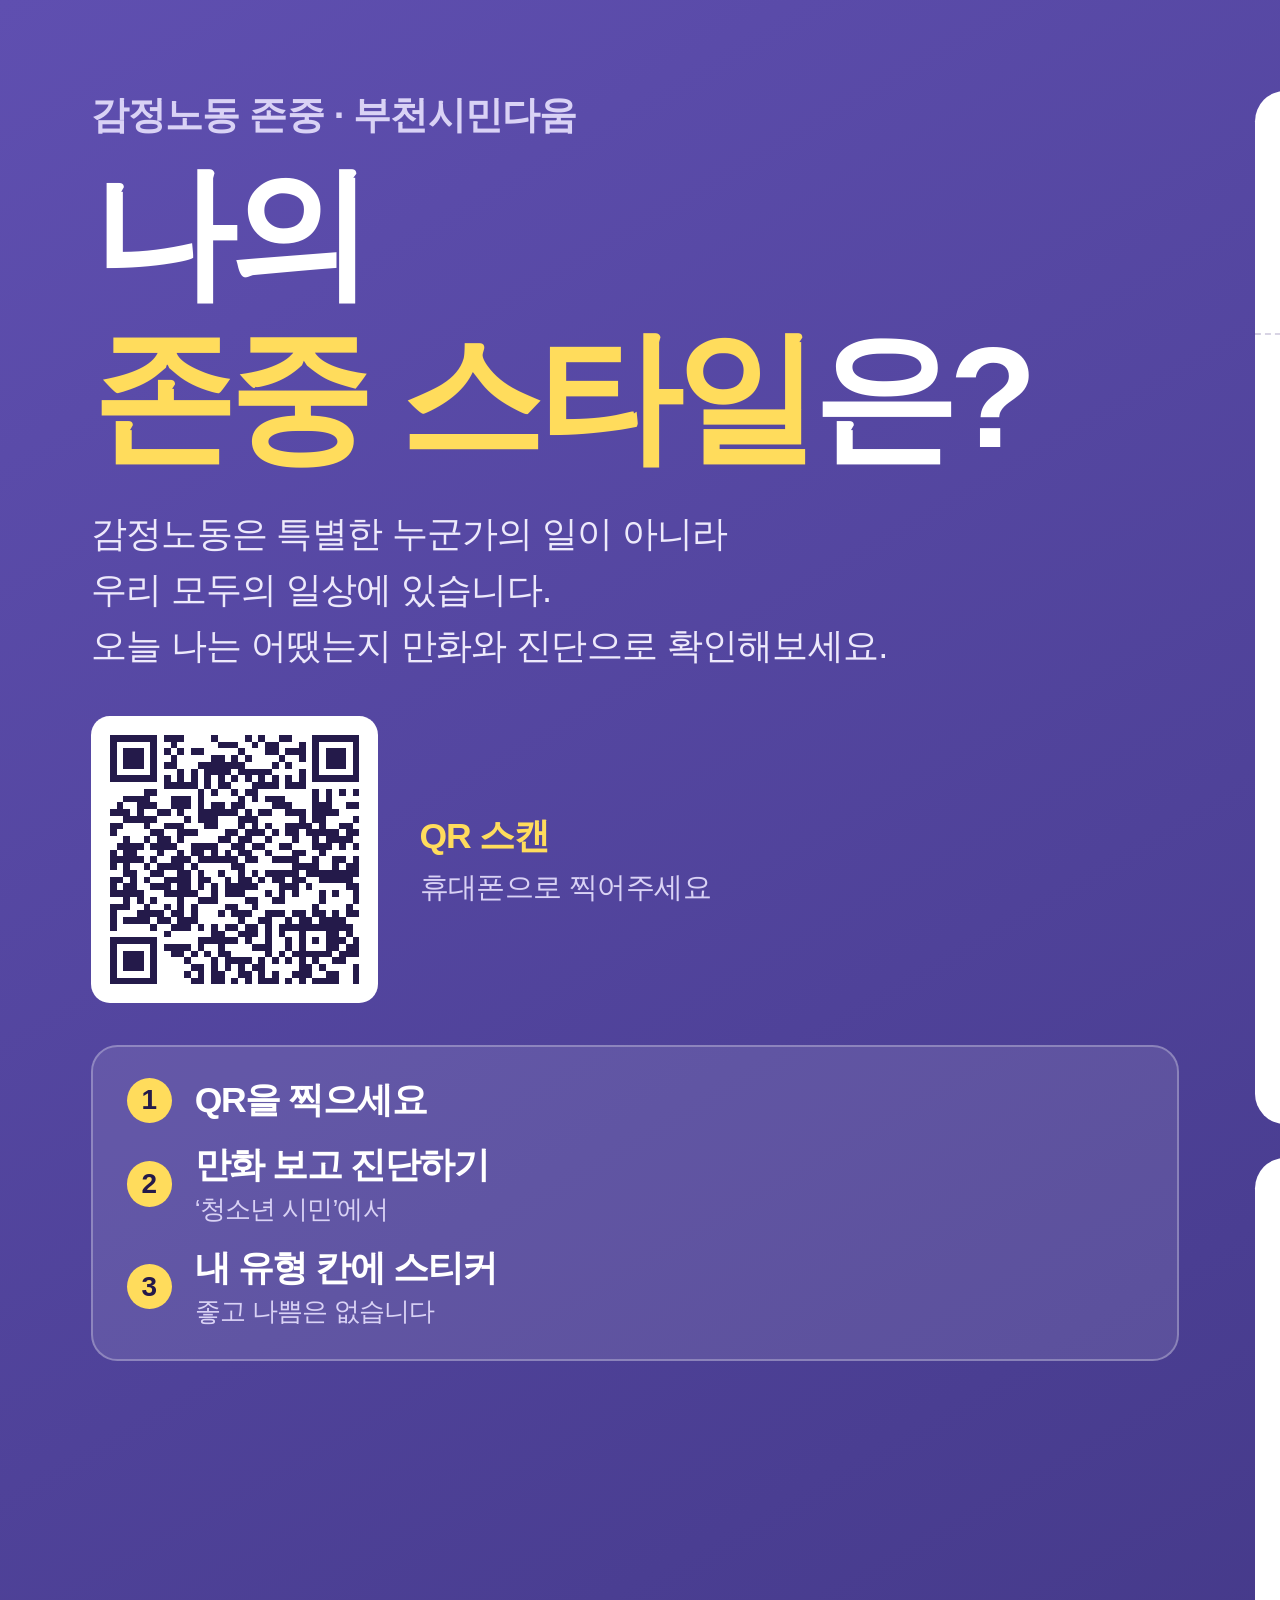
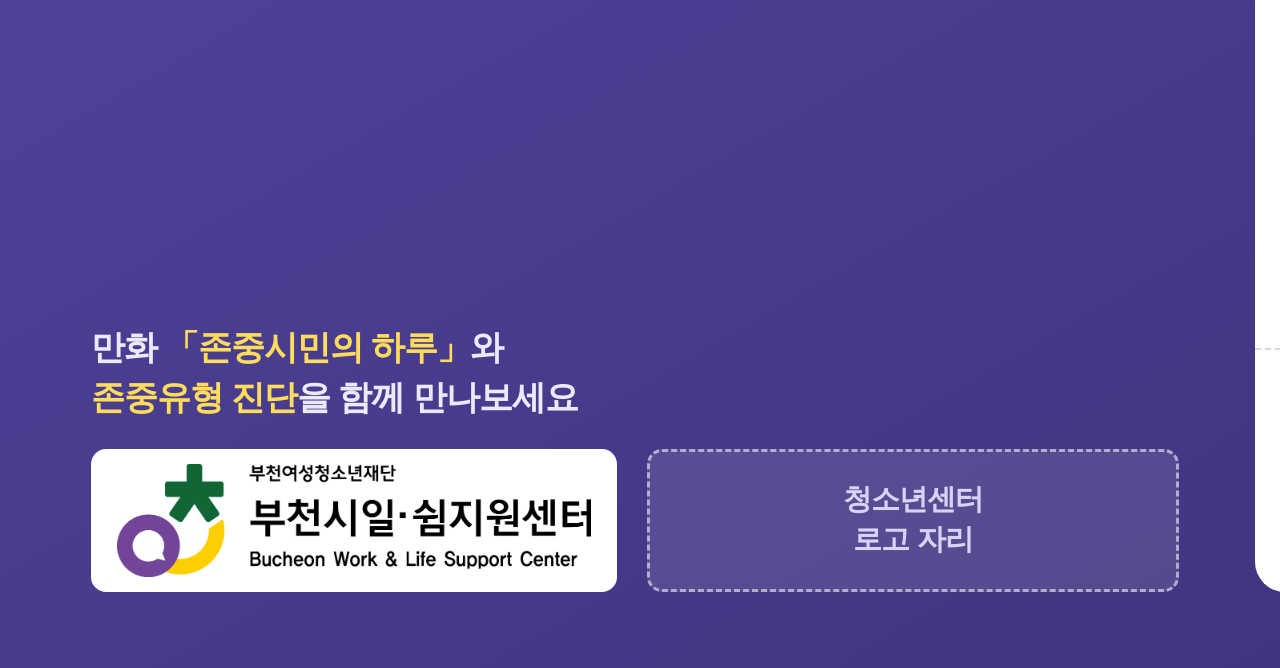
<file: type/print/_source/board-landscape.html>
<!doctype html>
<html lang="ko"><head><meta charset="utf-8">
<style>
  @page { size: 900mm 600mm; margin: 0; }
  :root{
    --purple:#4A3E92; --purple-deep:#241A4A; --ink:#241A4A;
    --g:#CDEBD4; --b:#CFE3F8; --p:#FBD5E4; --y:#FBEBAF;
  }
  *{box-sizing:border-box;margin:0;padding:0}
  html,body{width:900mm;height:600mm}
  body{
    font-family:"Noto Sans CJK KR","Noto Sans KR",sans-serif;
    background:linear-gradient(150deg,#5F4FB0 0%,#4A3E92 46%,#332A6B 100%);
    color:#fff;-webkit-print-color-adjust:exact;print-color-adjust:exact;
    padding:24mm 24mm 20mm;display:flex;gap:20mm;
  }

  /* ---- 왼쪽 기둥 ---- */
  .side{flex:0 0 288mm;display:flex;flex-direction:column}
  .kick{font-size:10mm;font-weight:700;letter-spacing:-.02em;color:#D9D2F5}
  h1{font-size:38mm;font-weight:900;letter-spacing:-.045em;line-height:1.14;margin-top:3mm}
  h1 em{font-style:normal;color:#FFDC5C}
  .sub{margin-top:7mm;font-size:9.6mm;font-weight:500;line-height:1.55;color:#EDE9FB;letter-spacing:-.02em}

  .qrrow{margin-top:11mm;display:flex;align-items:center;gap:11mm}
  .qrrow .box{background:#fff;border-radius:5mm;padding:5mm;width:76mm;height:76mm;flex:0 0 auto}
  .qrrow svg{width:66mm;height:66mm;display:block}
  .qrrow .cap{font-size:9.4mm;font-weight:900;color:#FFDC5C;letter-spacing:-.03em;line-height:1.35}
  .qrrow .cap small{display:block;font-size:7.6mm;font-weight:500;color:#D9D2F5;margin-top:2mm;letter-spacing:-.02em}

  .how{
    margin-top:11mm;background:rgba(255,255,255,.10);border:0.7mm solid rgba(255,255,255,.28);
    border-radius:7mm;padding:8mm 9mm;display:flex;flex-direction:column;gap:5mm;
  }
  .step{display:flex;align-items:center;gap:6mm}
  .step .n{
    flex:0 0 auto;width:12mm;height:12mm;border-radius:50%;background:#FFDC5C;color:var(--purple-deep);
    font-size:7.4mm;font-weight:900;display:flex;align-items:center;justify-content:center;line-height:1;
  }
  .step .x{font-size:9.4mm;font-weight:800;letter-spacing:-.04em;line-height:1.3}
  .step .x small{display:block;font-size:7mm;font-weight:500;color:#D9D2F5;letter-spacing:-.03em;margin-top:.8mm}

  .foot{margin-top:auto;display:flex;flex-direction:column;gap:7mm}
  .foot .line{font-size:9mm;font-weight:700;color:#EDE9FB;letter-spacing:-.03em;line-height:1.45}
  .foot .line b{color:#FFDC5C;font-weight:900}
  .logos{display:flex;gap:8mm}
  .slot{flex:1 1 0;height:38mm;background:#fff;border-radius:4mm;display:flex;align-items:center;
        justify-content:center;padding:4mm 6mm}
  .slot img{max-width:100%;max-height:100%;width:auto;height:auto}
  .slot.empty{background:rgba(255,255,255,.10);border:0.9mm dashed rgba(255,255,255,.55);
              color:#D9D2F5;font-size:7.6mm;font-weight:700;letter-spacing:-.03em;text-align:center}

  /* ---- 오른쪽 유형 칸 ---- */
  .grid{
    flex:1 1 auto;min-width:0;position:relative;display:grid;
    grid-template-columns:1fr 1fr;grid-template-rows:1fr 1fr;gap:9mm;
  }
  .center-art{
    position:absolute;left:50%;top:50%;transform:translate(-50%,-50%) rotate(-6deg);
    width:258mm;background:#fff;border:5mm solid #fff;border-radius:8mm;
    box-shadow:0 6mm 16mm rgba(20,12,50,.42);overflow:hidden;z-index:5;
  }
  .center-art img{display:block;width:100%;height:auto}

  .cell{background:#fff;border-radius:8mm;display:flex;flex-direction:column;overflow:hidden}
  .c1, .c2{padding:9mm 9mm 0}
  .c3, .c4{flex-direction:column-reverse;padding:0 9mm 9mm}
  .tag{align-self:flex-start;border-radius:99mm;padding:3.4mm 9.5mm;font-size:14mm;font-weight:900;
       color:var(--ink);letter-spacing:-.04em;line-height:1.1}
  .c1 .tag{background:var(--g)} .c2 .tag{background:var(--b)}
  .c3 .tag{background:var(--y)} .c4 .tag{background:var(--p)}
  .c2, .c4{text-align:right}
  .c2 .tag, .c4 .tag{align-self:flex-end}
  .quote{margin-top:3.5mm;font-size:9mm;font-weight:800;color:var(--purple);letter-spacing:-.03em}
  .desc{margin-top:1.6mm;font-size:7.6mm;font-weight:500;color:#5B5468;letter-spacing:-.02em}
  .area{flex:1 1 auto;border-top:0.6mm dashed #D8D4E4;display:flex;align-items:flex-start;
        margin:5mm -9mm 0;padding-top:4.5mm}
  .c3 .area, .c4 .area{margin:0 -9mm 5mm;border-top:0;border-bottom:0.6mm dashed #D8D4E4;
        align-items:flex-end;padding-top:0;padding-bottom:4.5mm}
  .area span{font-size:7.2mm;font-weight:700;color:#C3BFD2;letter-spacing:-.02em}
  .c1 .area span, .c3 .area span{margin-left:9mm;margin-right:auto}
  .c2 .area span, .c4 .area span{margin-right:9mm;margin-left:auto}
</style></head>
<body>

  <div class="side">
    <p class="kick">감정노동 존중 · 부천시민다움</p>
    <h1>나의<br><em>존중 스타일</em>은?</h1>
    <p class="sub">감정노동은 특별한 누군가의 일이 아니라<br>우리 모두의 일상에 있습니다.<br>
      오늘 나는 어땠는지 만화와 진단으로 확인해보세요.</p>

    <div class="qrrow">
      <div class="box"><svg class="qr" xmlns="http://www.w3.org/2000/svg" viewBox="0 0 37 37" shape-rendering="crispEdges"><rect x="0" y="0" width="7" height="1" fill="#241A4A"/><rect x="8" y="0" width="3" height="1" fill="#241A4A"/><rect x="15" y="0" width="1" height="1" fill="#241A4A"/><rect x="20" y="0" width="1" height="1" fill="#241A4A"/><rect x="22" y="0" width="1" height="1" fill="#241A4A"/><rect x="25" y="0" width="2" height="1" fill="#241A4A"/><rect x="30" y="0" width="7" height="1" fill="#241A4A"/><rect x="0" y="1" width="1" height="1" fill="#241A4A"/><rect x="6" y="1" width="1" height="1" fill="#241A4A"/><rect x="9" y="1" width="1" height="1" fill="#241A4A"/><rect x="16" y="1" width="3" height="1" fill="#241A4A"/><rect x="21" y="1" width="1" height="1" fill="#241A4A"/><rect x="23" y="1" width="2" height="1" fill="#241A4A"/><rect x="28" y="1" width="1" height="1" fill="#241A4A"/><rect x="30" y="1" width="1" height="1" fill="#241A4A"/><rect x="36" y="1" width="1" height="1" fill="#241A4A"/><rect x="0" y="2" width="1" height="1" fill="#241A4A"/><rect x="2" y="2" width="3" height="1" fill="#241A4A"/><rect x="6" y="2" width="1" height="1" fill="#241A4A"/><rect x="8" y="2" width="1" height="1" fill="#241A4A"/><rect x="10" y="2" width="1" height="1" fill="#241A4A"/><rect x="12" y="2" width="2" height="1" fill="#241A4A"/><rect x="19" y="2" width="1" height="1" fill="#241A4A"/><rect x="23" y="2" width="2" height="1" fill="#241A4A"/><rect x="26" y="2" width="3" height="1" fill="#241A4A"/><rect x="30" y="2" width="1" height="1" fill="#241A4A"/><rect x="32" y="2" width="3" height="1" fill="#241A4A"/><rect x="36" y="2" width="1" height="1" fill="#241A4A"/><rect x="0" y="3" width="1" height="1" fill="#241A4A"/><rect x="2" y="3" width="3" height="1" fill="#241A4A"/><rect x="6" y="3" width="1" height="1" fill="#241A4A"/><rect x="9" y="3" width="1" height="1" fill="#241A4A"/><rect x="15" y="3" width="2" height="1" fill="#241A4A"/><rect x="18" y="3" width="1" height="1" fill="#241A4A"/><rect x="20" y="3" width="1" height="1" fill="#241A4A"/><rect x="25" y="3" width="1" height="1" fill="#241A4A"/><rect x="28" y="3" width="1" height="1" fill="#241A4A"/><rect x="30" y="3" width="1" height="1" fill="#241A4A"/><rect x="32" y="3" width="3" height="1" fill="#241A4A"/><rect x="36" y="3" width="1" height="1" fill="#241A4A"/><rect x="0" y="4" width="1" height="1" fill="#241A4A"/><rect x="2" y="4" width="3" height="1" fill="#241A4A"/><rect x="6" y="4" width="1" height="1" fill="#241A4A"/><rect x="8" y="4" width="2" height="1" fill="#241A4A"/><rect x="13" y="4" width="7" height="1" fill="#241A4A"/><rect x="24" y="4" width="1" height="1" fill="#241A4A"/><rect x="26" y="4" width="1" height="1" fill="#241A4A"/><rect x="30" y="4" width="1" height="1" fill="#241A4A"/><rect x="32" y="4" width="3" height="1" fill="#241A4A"/><rect x="36" y="4" width="1" height="1" fill="#241A4A"/><rect x="0" y="5" width="1" height="1" fill="#241A4A"/><rect x="6" y="5" width="1" height="1" fill="#241A4A"/><rect x="10" y="5" width="1" height="1" fill="#241A4A"/><rect x="12" y="5" width="1" height="1" fill="#241A4A"/><rect x="14" y="5" width="4" height="1" fill="#241A4A"/><rect x="19" y="5" width="5" height="1" fill="#241A4A"/><rect x="28" y="5" width="1" height="1" fill="#241A4A"/><rect x="30" y="5" width="1" height="1" fill="#241A4A"/><rect x="36" y="5" width="1" height="1" fill="#241A4A"/><rect x="0" y="6" width="7" height="1" fill="#241A4A"/><rect x="8" y="6" width="1" height="1" fill="#241A4A"/><rect x="10" y="6" width="1" height="1" fill="#241A4A"/><rect x="12" y="6" width="1" height="1" fill="#241A4A"/><rect x="14" y="6" width="1" height="1" fill="#241A4A"/><rect x="16" y="6" width="1" height="1" fill="#241A4A"/><rect x="18" y="6" width="1" height="1" fill="#241A4A"/><rect x="20" y="6" width="1" height="1" fill="#241A4A"/><rect x="22" y="6" width="1" height="1" fill="#241A4A"/><rect x="24" y="6" width="1" height="1" fill="#241A4A"/><rect x="26" y="6" width="1" height="1" fill="#241A4A"/><rect x="28" y="6" width="1" height="1" fill="#241A4A"/><rect x="30" y="6" width="7" height="1" fill="#241A4A"/><rect x="8" y="7" width="5" height="1" fill="#241A4A"/><rect x="14" y="7" width="1" height="1" fill="#241A4A"/><rect x="16" y="7" width="2" height="1" fill="#241A4A"/><rect x="21" y="7" width="4" height="1" fill="#241A4A"/><rect x="26" y="7" width="3" height="1" fill="#241A4A"/><rect x="5" y="8" width="2" height="1" fill="#241A4A"/><rect x="13" y="8" width="1" height="1" fill="#241A4A"/><rect x="15" y="8" width="1" height="1" fill="#241A4A"/><rect x="18" y="8" width="1" height="1" fill="#241A4A"/><rect x="20" y="8" width="2" height="1" fill="#241A4A"/><rect x="30" y="8" width="1" height="1" fill="#241A4A"/><rect x="32" y="8" width="1" height="1" fill="#241A4A"/><rect x="34" y="8" width="1" height="1" fill="#241A4A"/><rect x="36" y="8" width="1" height="1" fill="#241A4A"/><rect x="2" y="9" width="4" height="1" fill="#241A4A"/><rect x="9" y="9" width="3" height="1" fill="#241A4A"/><rect x="13" y="9" width="1" height="1" fill="#241A4A"/><rect x="19" y="9" width="1" height="1" fill="#241A4A"/><rect x="21" y="9" width="1" height="1" fill="#241A4A"/><rect x="23" y="9" width="3" height="1" fill="#241A4A"/><rect x="30" y="9" width="1" height="1" fill="#241A4A"/><rect x="32" y="9" width="1" height="1" fill="#241A4A"/><rect x="1" y="10" width="1" height="1" fill="#241A4A"/><rect x="4" y="10" width="3" height="1" fill="#241A4A"/><rect x="9" y="10" width="3" height="1" fill="#241A4A"/><rect x="13" y="10" width="1" height="1" fill="#241A4A"/><rect x="15" y="10" width="2" height="1" fill="#241A4A"/><rect x="18" y="10" width="2" height="1" fill="#241A4A"/><rect x="24" y="10" width="3" height="1" fill="#241A4A"/><rect x="30" y="10" width="3" height="1" fill="#241A4A"/><rect x="35" y="10" width="2" height="1" fill="#241A4A"/><rect x="0" y="11" width="3" height="1" fill="#241A4A"/><rect x="4" y="11" width="1" height="1" fill="#241A4A"/><rect x="7" y="11" width="2" height="1" fill="#241A4A"/><rect x="10" y="11" width="1" height="1" fill="#241A4A"/><rect x="13" y="11" width="6" height="1" fill="#241A4A"/><rect x="20" y="11" width="1" height="1" fill="#241A4A"/><rect x="22" y="11" width="2" height="1" fill="#241A4A"/><rect x="26" y="11" width="3" height="1" fill="#241A4A"/><rect x="30" y="11" width="4" height="1" fill="#241A4A"/><rect x="2" y="12" width="5" height="1" fill="#241A4A"/><rect x="11" y="12" width="1" height="1" fill="#241A4A"/><rect x="13" y="12" width="3" height="1" fill="#241A4A"/><rect x="19" y="12" width="3" height="1" fill="#241A4A"/><rect x="28" y="12" width="1" height="1" fill="#241A4A"/><rect x="30" y="12" width="2" height="1" fill="#241A4A"/><rect x="36" y="12" width="1" height="1" fill="#241A4A"/><rect x="0" y="13" width="2" height="1" fill="#241A4A"/><rect x="5" y="13" width="1" height="1" fill="#241A4A"/><rect x="8" y="13" width="3" height="1" fill="#241A4A"/><rect x="14" y="13" width="2" height="1" fill="#241A4A"/><rect x="19" y="13" width="1" height="1" fill="#241A4A"/><rect x="21" y="13" width="1" height="1" fill="#241A4A"/><rect x="23" y="13" width="1" height="1" fill="#241A4A"/><rect x="26" y="13" width="4" height="1" fill="#241A4A"/><rect x="31" y="13" width="1" height="1" fill="#241A4A"/><rect x="34" y="13" width="2" height="1" fill="#241A4A"/><rect x="0" y="14" width="1" height="1" fill="#241A4A"/><rect x="6" y="14" width="2" height="1" fill="#241A4A"/><rect x="10" y="14" width="3" height="1" fill="#241A4A"/><rect x="17" y="14" width="2" height="1" fill="#241A4A"/><rect x="20" y="14" width="3" height="1" fill="#241A4A"/><rect x="24" y="14" width="1" height="1" fill="#241A4A"/><rect x="26" y="14" width="2" height="1" fill="#241A4A"/><rect x="29" y="14" width="5" height="1" fill="#241A4A"/><rect x="35" y="14" width="2" height="1" fill="#241A4A"/><rect x="2" y="15" width="1" height="1" fill="#241A4A"/><rect x="5" y="15" width="1" height="1" fill="#241A4A"/><rect x="7" y="15" width="2" height="1" fill="#241A4A"/><rect x="10" y="15" width="1" height="1" fill="#241A4A"/><rect x="16" y="15" width="2" height="1" fill="#241A4A"/><rect x="19" y="15" width="2" height="1" fill="#241A4A"/><rect x="23" y="15" width="1" height="1" fill="#241A4A"/><rect x="27" y="15" width="1" height="1" fill="#241A4A"/><rect x="30" y="15" width="1" height="1" fill="#241A4A"/><rect x="32" y="15" width="4" height="1" fill="#241A4A"/><rect x="1" y="16" width="4" height="1" fill="#241A4A"/><rect x="6" y="16" width="4" height="1" fill="#241A4A"/><rect x="12" y="16" width="4" height="1" fill="#241A4A"/><rect x="18" y="16" width="2" height="1" fill="#241A4A"/><rect x="21" y="16" width="2" height="1" fill="#241A4A"/><rect x="25" y="16" width="2" height="1" fill="#241A4A"/><rect x="30" y="16" width="3" height="1" fill="#241A4A"/><rect x="34" y="16" width="1" height="1" fill="#241A4A"/><rect x="36" y="16" width="1" height="1" fill="#241A4A"/><rect x="0" y="17" width="1" height="1" fill="#241A4A"/><rect x="2" y="17" width="2" height="1" fill="#241A4A"/><rect x="7" y="17" width="1" height="1" fill="#241A4A"/><rect x="10" y="17" width="1" height="1" fill="#241A4A"/><rect x="12" y="17" width="2" height="1" fill="#241A4A"/><rect x="15" y="17" width="1" height="1" fill="#241A4A"/><rect x="17" y="17" width="1" height="1" fill="#241A4A"/><rect x="19" y="17" width="2" height="1" fill="#241A4A"/><rect x="23" y="17" width="1" height="1" fill="#241A4A"/><rect x="27" y="17" width="2" height="1" fill="#241A4A"/><rect x="31" y="17" width="1" height="1" fill="#241A4A"/><rect x="0" y="18" width="5" height="1" fill="#241A4A"/><rect x="6" y="18" width="1" height="1" fill="#241A4A"/><rect x="9" y="18" width="3" height="1" fill="#241A4A"/><rect x="13" y="18" width="6" height="1" fill="#241A4A"/><rect x="20" y="18" width="2" height="1" fill="#241A4A"/><rect x="24" y="18" width="4" height="1" fill="#241A4A"/><rect x="30" y="18" width="1" height="1" fill="#241A4A"/><rect x="33" y="18" width="2" height="1" fill="#241A4A"/><rect x="36" y="18" width="1" height="1" fill="#241A4A"/><rect x="0" y="19" width="1" height="1" fill="#241A4A"/><rect x="2" y="19" width="1" height="1" fill="#241A4A"/><rect x="5" y="19" width="1" height="1" fill="#241A4A"/><rect x="7" y="19" width="4" height="1" fill="#241A4A"/><rect x="12" y="19" width="1" height="1" fill="#241A4A"/><rect x="18" y="19" width="2" height="1" fill="#241A4A"/><rect x="27" y="19" width="4" height="1" fill="#241A4A"/><rect x="33" y="19" width="1" height="1" fill="#241A4A"/><rect x="35" y="19" width="2" height="1" fill="#241A4A"/><rect x="2" y="20" width="2" height="1" fill="#241A4A"/><rect x="6" y="20" width="2" height="1" fill="#241A4A"/><rect x="10" y="20" width="2" height="1" fill="#241A4A"/><rect x="13" y="20" width="1" height="1" fill="#241A4A"/><rect x="16" y="20" width="1" height="1" fill="#241A4A"/><rect x="19" y="20" width="1" height="1" fill="#241A4A"/><rect x="21" y="20" width="1" height="1" fill="#241A4A"/><rect x="23" y="20" width="5" height="1" fill="#241A4A"/><rect x="29" y="20" width="8" height="1" fill="#241A4A"/><rect x="0" y="21" width="2" height="1" fill="#241A4A"/><rect x="3" y="21" width="1" height="1" fill="#241A4A"/><rect x="5" y="21" width="1" height="1" fill="#241A4A"/><rect x="8" y="21" width="4" height="1" fill="#241A4A"/><rect x="13" y="21" width="2" height="1" fill="#241A4A"/><rect x="17" y="21" width="1" height="1" fill="#241A4A"/><rect x="19" y="21" width="2" height="1" fill="#241A4A"/><rect x="22" y="21" width="1" height="1" fill="#241A4A"/><rect x="24" y="21" width="2" height="1" fill="#241A4A"/><rect x="27" y="21" width="2" height="1" fill="#241A4A"/><rect x="31" y="21" width="5" height="1" fill="#241A4A"/><rect x="0" y="22" width="1" height="1" fill="#241A4A"/><rect x="2" y="22" width="2" height="1" fill="#241A4A"/><rect x="6" y="22" width="3" height="1" fill="#241A4A"/><rect x="10" y="22" width="2" height="1" fill="#241A4A"/><rect x="13" y="22" width="1" height="1" fill="#241A4A"/><rect x="15" y="22" width="1" height="1" fill="#241A4A"/><rect x="17" y="22" width="5" height="1" fill="#241A4A"/><rect x="25" y="22" width="3" height="1" fill="#241A4A"/><rect x="29" y="22" width="1" height="1" fill="#241A4A"/><rect x="35" y="22" width="2" height="1" fill="#241A4A"/><rect x="0" y="23" width="5" height="1" fill="#241A4A"/><rect x="8" y="23" width="5" height="1" fill="#241A4A"/><rect x="15" y="23" width="1" height="1" fill="#241A4A"/><rect x="17" y="23" width="3" height="1" fill="#241A4A"/><rect x="23" y="23" width="1" height="1" fill="#241A4A"/><rect x="25" y="23" width="1" height="1" fill="#241A4A"/><rect x="27" y="23" width="1" height="1" fill="#241A4A"/><rect x="31" y="23" width="1" height="1" fill="#241A4A"/><rect x="33" y="23" width="1" height="1" fill="#241A4A"/><rect x="36" y="23" width="1" height="1" fill="#241A4A"/><rect x="2" y="24" width="1" height="1" fill="#241A4A"/><rect x="4" y="24" width="1" height="1" fill="#241A4A"/><rect x="6" y="24" width="1" height="1" fill="#241A4A"/><rect x="10" y="24" width="1" height="1" fill="#241A4A"/><rect x="13" y="24" width="3" height="1" fill="#241A4A"/><rect x="20" y="24" width="2" height="1" fill="#241A4A"/><rect x="24" y="24" width="2" height="1" fill="#241A4A"/><rect x="31" y="24" width="1" height="1" fill="#241A4A"/><rect x="36" y="24" width="1" height="1" fill="#241A4A"/><rect x="0" y="25" width="3" height="1" fill="#241A4A"/><rect x="5" y="25" width="1" height="1" fill="#241A4A"/><rect x="8" y="25" width="1" height="1" fill="#241A4A"/><rect x="10" y="25" width="1" height="1" fill="#241A4A"/><rect x="12" y="25" width="1" height="1" fill="#241A4A"/><rect x="17" y="25" width="2" height="1" fill="#241A4A"/><rect x="21" y="25" width="1" height="1" fill="#241A4A"/><rect x="30" y="25" width="1" height="1" fill="#241A4A"/><rect x="35" y="25" width="1" height="1" fill="#241A4A"/><rect x="0" y="26" width="1" height="1" fill="#241A4A"/><rect x="4" y="26" width="4" height="1" fill="#241A4A"/><rect x="9" y="26" width="2" height="1" fill="#241A4A"/><rect x="12" y="26" width="1" height="1" fill="#241A4A"/><rect x="16" y="26" width="1" height="1" fill="#241A4A"/><rect x="18" y="26" width="3" height="1" fill="#241A4A"/><rect x="23" y="26" width="3" height="1" fill="#241A4A"/><rect x="27" y="26" width="2" height="1" fill="#241A4A"/><rect x="30" y="26" width="2" height="1" fill="#241A4A"/><rect x="33" y="26" width="1" height="1" fill="#241A4A"/><rect x="35" y="26" width="2" height="1" fill="#241A4A"/><rect x="0" y="27" width="1" height="1" fill="#241A4A"/><rect x="2" y="27" width="4" height="1" fill="#241A4A"/><rect x="7" y="27" width="2" height="1" fill="#241A4A"/><rect x="10" y="27" width="3" height="1" fill="#241A4A"/><rect x="19" y="27" width="1" height="1" fill="#241A4A"/><rect x="22" y="27" width="2" height="1" fill="#241A4A"/><rect x="26" y="27" width="1" height="1" fill="#241A4A"/><rect x="28" y="27" width="2" height="1" fill="#241A4A"/><rect x="31" y="27" width="4" height="1" fill="#241A4A"/><rect x="0" y="28" width="1" height="1" fill="#241A4A"/><rect x="6" y="28" width="1" height="1" fill="#241A4A"/><rect x="9" y="28" width="3" height="1" fill="#241A4A"/><rect x="13" y="28" width="1" height="1" fill="#241A4A"/><rect x="15" y="28" width="1" height="1" fill="#241A4A"/><rect x="17" y="28" width="2" height="1" fill="#241A4A"/><rect x="20" y="28" width="2" height="1" fill="#241A4A"/><rect x="23" y="28" width="1" height="1" fill="#241A4A"/><rect x="25" y="28" width="11" height="1" fill="#241A4A"/><rect x="8" y="29" width="1" height="1" fill="#241A4A"/><rect x="15" y="29" width="2" height="1" fill="#241A4A"/><rect x="19" y="29" width="3" height="1" fill="#241A4A"/><rect x="23" y="29" width="1" height="1" fill="#241A4A"/><rect x="25" y="29" width="1" height="1" fill="#241A4A"/><rect x="28" y="29" width="1" height="1" fill="#241A4A"/><rect x="32" y="29" width="2" height="1" fill="#241A4A"/><rect x="35" y="29" width="1" height="1" fill="#241A4A"/><rect x="0" y="30" width="7" height="1" fill="#241A4A"/><rect x="13" y="30" width="6" height="1" fill="#241A4A"/><rect x="20" y="30" width="1" height="1" fill="#241A4A"/><rect x="23" y="30" width="1" height="1" fill="#241A4A"/><rect x="26" y="30" width="1" height="1" fill="#241A4A"/><rect x="28" y="30" width="1" height="1" fill="#241A4A"/><rect x="30" y="30" width="1" height="1" fill="#241A4A"/><rect x="32" y="30" width="3" height="1" fill="#241A4A"/><rect x="36" y="30" width="1" height="1" fill="#241A4A"/><rect x="0" y="31" width="1" height="1" fill="#241A4A"/><rect x="6" y="31" width="1" height="1" fill="#241A4A"/><rect x="8" y="31" width="4" height="1" fill="#241A4A"/><rect x="13" y="31" width="1" height="1" fill="#241A4A"/><rect x="16" y="31" width="1" height="1" fill="#241A4A"/><rect x="21" y="31" width="3" height="1" fill="#241A4A"/><rect x="26" y="31" width="1" height="1" fill="#241A4A"/><rect x="28" y="31" width="1" height="1" fill="#241A4A"/><rect x="32" y="31" width="2" height="1" fill="#241A4A"/><rect x="35" y="31" width="2" height="1" fill="#241A4A"/><rect x="0" y="32" width="1" height="1" fill="#241A4A"/><rect x="2" y="32" width="3" height="1" fill="#241A4A"/><rect x="6" y="32" width="1" height="1" fill="#241A4A"/><rect x="9" y="32" width="2" height="1" fill="#241A4A"/><rect x="12" y="32" width="1" height="1" fill="#241A4A"/><rect x="14" y="32" width="1" height="1" fill="#241A4A"/><rect x="16" y="32" width="2" height="1" fill="#241A4A"/><rect x="23" y="32" width="1" height="1" fill="#241A4A"/><rect x="25" y="32" width="1" height="1" fill="#241A4A"/><rect x="27" y="32" width="6" height="1" fill="#241A4A"/><rect x="34" y="32" width="3" height="1" fill="#241A4A"/><rect x="0" y="33" width="1" height="1" fill="#241A4A"/><rect x="2" y="33" width="3" height="1" fill="#241A4A"/><rect x="6" y="33" width="1" height="1" fill="#241A4A"/><rect x="11" y="33" width="1" height="1" fill="#241A4A"/><rect x="15" y="33" width="1" height="1" fill="#241A4A"/><rect x="17" y="33" width="4" height="1" fill="#241A4A"/><rect x="22" y="33" width="1" height="1" fill="#241A4A"/><rect x="24" y="33" width="1" height="1" fill="#241A4A"/><rect x="26" y="33" width="1" height="1" fill="#241A4A"/><rect x="28" y="33" width="1" height="1" fill="#241A4A"/><rect x="30" y="33" width="1" height="1" fill="#241A4A"/><rect x="33" y="33" width="2" height="1" fill="#241A4A"/><rect x="0" y="34" width="1" height="1" fill="#241A4A"/><rect x="2" y="34" width="3" height="1" fill="#241A4A"/><rect x="6" y="34" width="1" height="1" fill="#241A4A"/><rect x="12" y="34" width="2" height="1" fill="#241A4A"/><rect x="15" y="34" width="1" height="1" fill="#241A4A"/><rect x="17" y="34" width="1" height="1" fill="#241A4A"/><rect x="19" y="34" width="1" height="1" fill="#241A4A"/><rect x="21" y="34" width="2" height="1" fill="#241A4A"/><rect x="28" y="34" width="2" height="1" fill="#241A4A"/><rect x="31" y="34" width="1" height="1" fill="#241A4A"/><rect x="36" y="34" width="1" height="1" fill="#241A4A"/><rect x="0" y="35" width="1" height="1" fill="#241A4A"/><rect x="6" y="35" width="1" height="1" fill="#241A4A"/><rect x="11" y="35" width="1" height="1" fill="#241A4A"/><rect x="13" y="35" width="1" height="1" fill="#241A4A"/><rect x="15" y="35" width="2" height="1" fill="#241A4A"/><rect x="19" y="35" width="2" height="1" fill="#241A4A"/><rect x="22" y="35" width="1" height="1" fill="#241A4A"/><rect x="24" y="35" width="1" height="1" fill="#241A4A"/><rect x="27" y="35" width="3" height="1" fill="#241A4A"/><rect x="32" y="35" width="2" height="1" fill="#241A4A"/><rect x="36" y="35" width="1" height="1" fill="#241A4A"/><rect x="0" y="36" width="7" height="1" fill="#241A4A"/><rect x="12" y="36" width="2" height="1" fill="#241A4A"/><rect x="15" y="36" width="2" height="1" fill="#241A4A"/><rect x="18" y="36" width="1" height="1" fill="#241A4A"/><rect x="20" y="36" width="1" height="1" fill="#241A4A"/><rect x="22" y="36" width="3" height="1" fill="#241A4A"/><rect x="26" y="36" width="1" height="1" fill="#241A4A"/><rect x="28" y="36" width="1" height="1" fill="#241A4A"/><rect x="30" y="36" width="4" height="1" fill="#241A4A"/><rect x="36" y="36" width="1" height="1" fill="#241A4A"/></svg></div>
      <p class="cap">QR 스캔<small>휴대폰으로 찍어주세요</small></p>
    </div>

    <div class="how">
      <div class="step"><div class="n">1</div><div class="x">QR을 찍으세요</div></div>
      <div class="step"><div class="n">2</div><div class="x">만화 보고 진단하기<small>‘청소년 시민’에서</small></div></div>
      <div class="step"><div class="n">3</div><div class="x">내 유형 칸에 스티커<small>좋고 나쁨은 없습니다</small></div></div>
    </div>

    <div class="foot">
      <p class="line">만화 <b>「존중시민의 하루」</b>와<br><b>존중유형 진단</b>을 함께 만나보세요</p>
      <div class="logos">
        <div class="slot"><img src="logo.png" alt="부천여성청소년재단 부천시일·쉼지원센터"></div>
        <div class="slot empty">청소년센터<br>로고 자리</div>
      </div>
    </div>
  </div>

  <div class="grid">
    <div class="center-art"><img src="signs.png" alt="만화 속 네 가지 존중 유형"></div>
    <div class="cell c1">
      <span class="tag">지지형</span>
      <p class="quote">“일단 네 편”</p>
      <p class="desc">마음이 먼저 말을 거는 대응</p>
      <div class="area"><span>여기에 스티커를 붙여주세요</span></div>
    </div>
    <div class="cell c2">
      <span class="tag">사고형</span>
      <p class="quote">“팩폭과 해결책”</p>
      <p class="desc">상황을 정리하고 방안을 던지는 대응</p>
      <div class="area"><span>여기에 스티커를 붙여주세요</span></div>
    </div>
    <div class="cell c3">
      <span class="tag">행동형</span>
      <p class="quote">“말보다 먼저”</p>
      <p class="desc">몸이 먼저 움직이는 대응</p>
      <div class="area"><span>여기에 스티커를 붙여주세요</span></div>
    </div>
    <div class="cell c4">
      <span class="tag">관찰형</span>
      <p class="quote">“조용한 스캐너”</p>
      <p class="desc">지켜보다 마음속으로 정리하는 대응</p>
      <div class="area"><span>여기에 스티커를 붙여주세요</span></div>
    </div>
  </div>

</body></html>
</file>
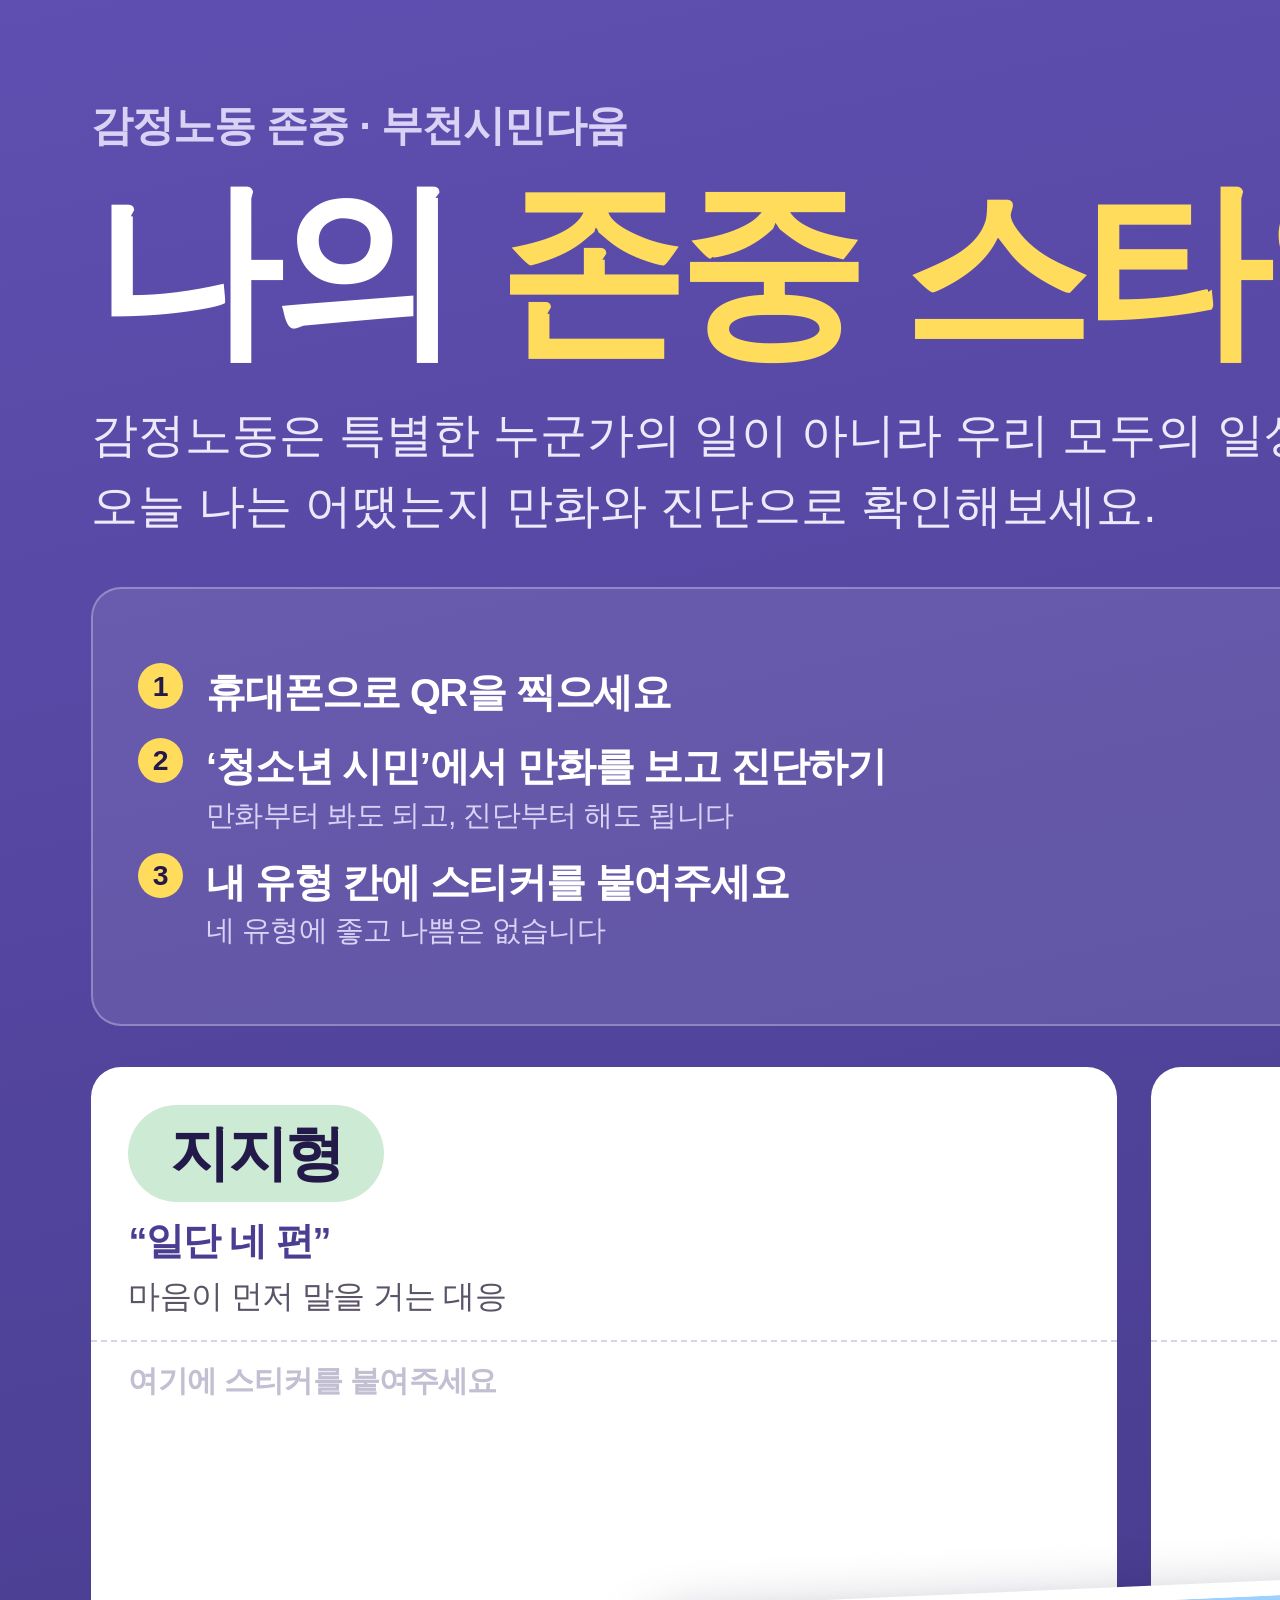
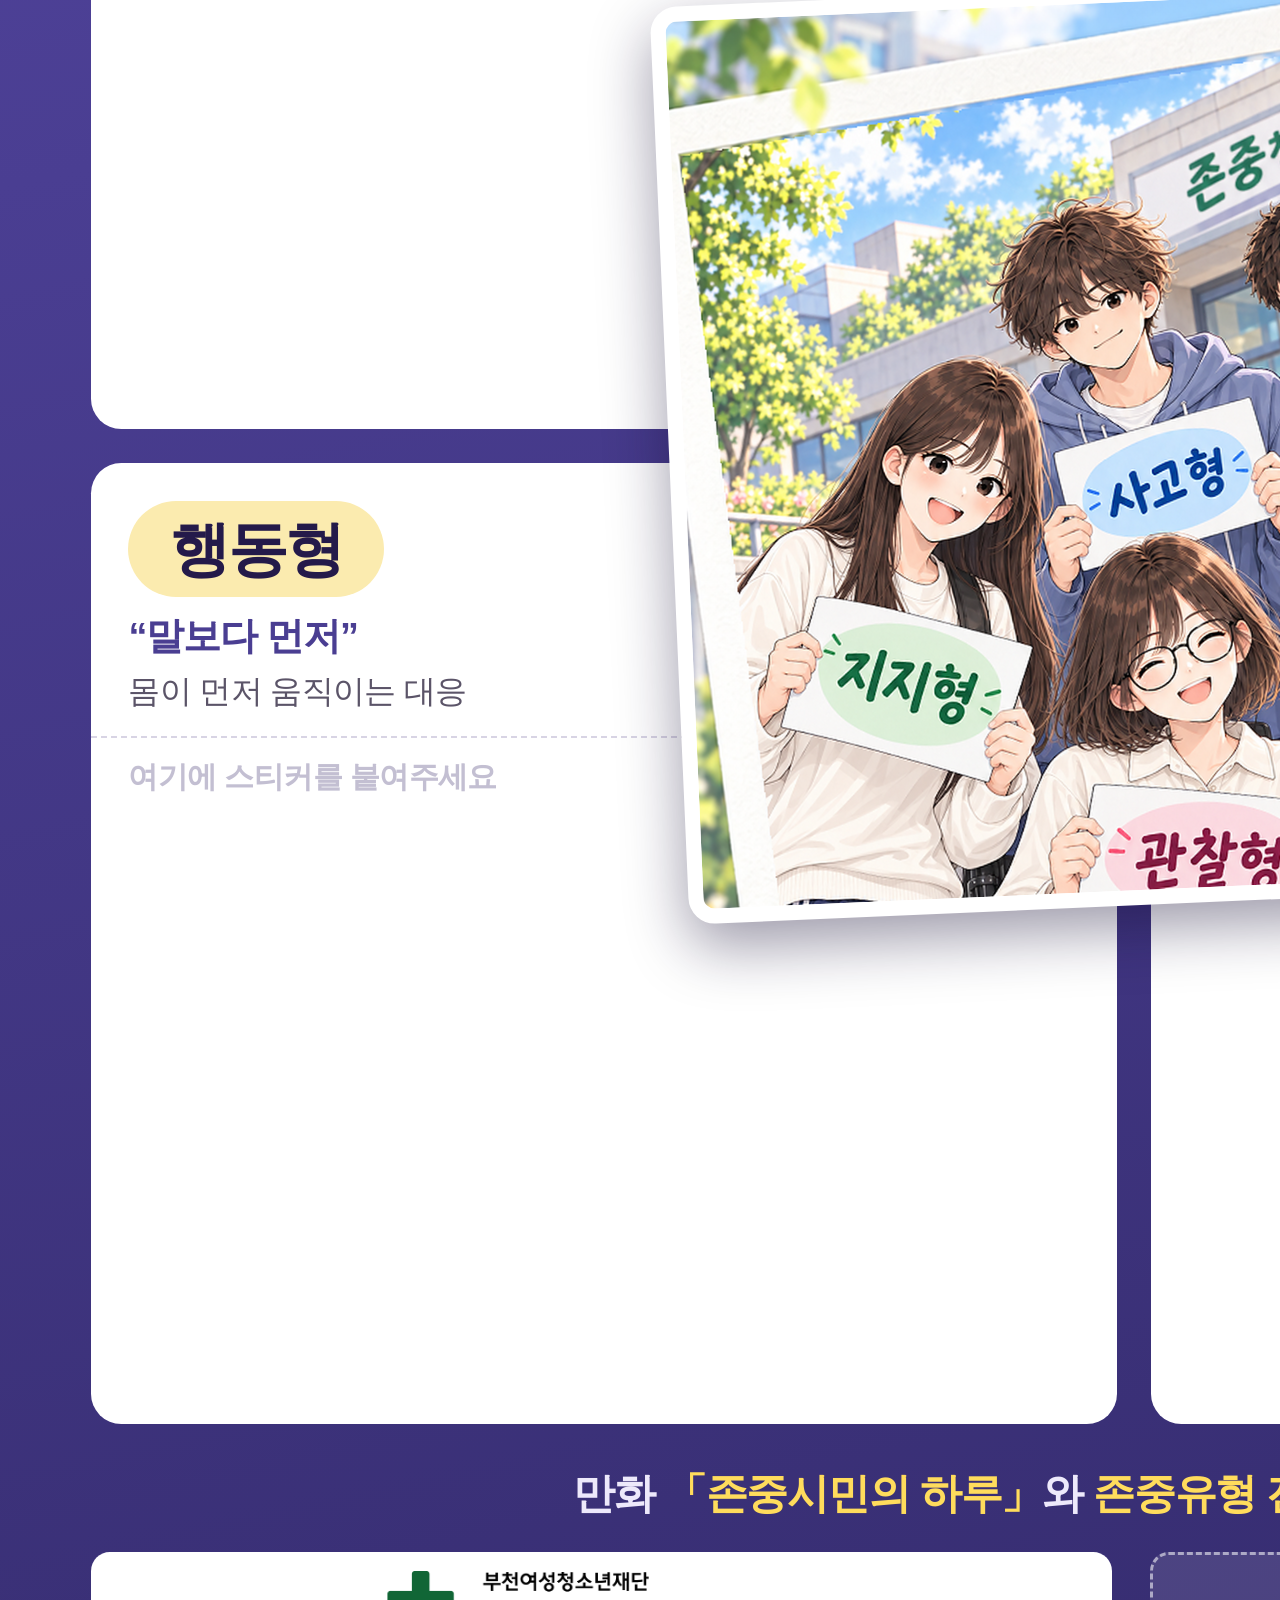
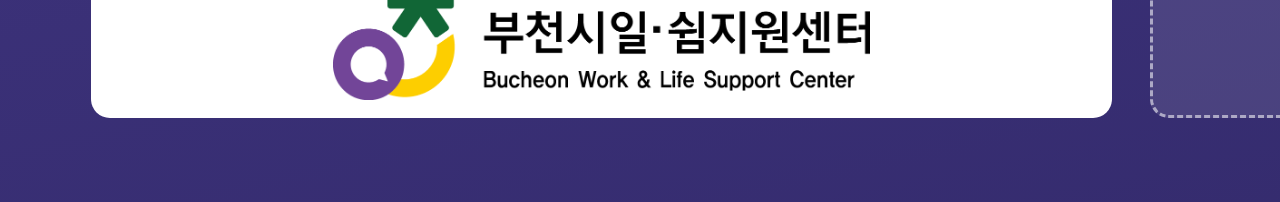
<file: type/print/_source/board.html>
<!doctype html>
<html lang="ko"><head><meta charset="utf-8">
<style>
  @page { size: 600mm 900mm; margin: 0; }
  :root{
    --purple:#4A3E92; --purple-deep:#241A4A; --purple-mid:#5F4FB0;
    --ink:#241A4A; --paper:#FBF9F6;
    --g:#CDEBD4; --b:#CFE3F8; --p:#FBD5E4; --y:#FBEBAF;
  }
  *{box-sizing:border-box;margin:0;padding:0}
  html,body{width:600mm;height:900mm}
  body{
    font-family:"Noto Sans CJK KR","Noto Sans KR",sans-serif;
    background:linear-gradient(168deg,#5F4FB0 0%,#4A3E92 46%,#332A6B 100%);
    color:#fff;-webkit-print-color-adjust:exact;print-color-adjust:exact;
    padding:26mm 24mm 22mm;display:flex;flex-direction:column;
  }

  /* ---- 머리 ---- */
  .top{display:block}
  .top .t{width:100%}
  .kick{font-size:11mm;font-weight:700;letter-spacing:-.02em;color:#D9D2F5}
  h1{font-size:50mm;font-weight:900;letter-spacing:-.045em;line-height:1.08;margin-top:4mm}
  h1 em{font-style:normal;color:#FFDC5C}
  .sub{margin-top:7mm;font-size:12.5mm;font-weight:500;line-height:1.5;color:#EDE9FB;white-space:nowrap}

  /* ---- 안내 + QR ---- */
  .how{
    margin-top:12mm;background:rgba(255,255,255,.10);border:0.7mm solid rgba(255,255,255,.28);
    border-radius:8mm;padding:9mm 12mm;display:flex;align-items:center;gap:11mm;
  }
  .steps{flex:1 1 auto;display:flex;flex-direction:column;gap:5mm}
  .step{display:flex;align-items:flex-start;gap:6mm}
  .step .n{
    flex:0 0 auto;width:12mm;height:12mm;border-radius:50%;background:#FFDC5C;color:var(--purple-deep);
    font-size:7.5mm;font-weight:900;display:flex;align-items:center;justify-content:center;line-height:1;
  }
  .step .x{font-size:10.5mm;font-weight:800;letter-spacing:-.03em;line-height:1.3;padding-top:1mm}
  .step .x small{display:block;font-size:7.6mm;font-weight:500;color:#D9D2F5;letter-spacing:-.02em;margin-top:1mm}
  .qrwrap{flex:0 0 auto;text-align:center}
  .qrwrap .box{background:#fff;border-radius:5mm;padding:6mm;width:84mm;height:84mm}
  .qrwrap svg{width:72mm;height:72mm;display:block}
  .qrwrap p{margin-top:3mm;font-size:7.4mm;font-weight:800;color:#FFDC5C;letter-spacing:-.03em}

  /* ---- 유형 칸 ---- */
  .grid{
    margin-top:11mm;flex:1 1 0;min-height:0;position:relative;display:grid;
    grid-template-columns:1fr 1fr;grid-template-rows:1fr 1fr;gap:9mm;
  }
  .center-art{
    position:absolute;left:50%;top:50%;transform:translate(-50%,-50%) rotate(-2.5deg);
    width:246mm;background:#fff;border:4mm solid #fff;border-radius:7mm;
    box-shadow:0 6mm 16mm rgba(20,12,50,.42);overflow:hidden;z-index:5;
  }
  .center-art img{display:block;width:100%;height:auto}

  .cell{background:#fff;border-radius:8mm;padding:10mm 10mm 0;display:flex;flex-direction:column;overflow:hidden}
  .tag{
    align-self:flex-start;border-radius:99mm;padding:4mm 11mm;font-size:16mm;font-weight:900;
    color:var(--ink);letter-spacing:-.04em;line-height:1.1;
  }
  .c1 .tag{background:var(--g)} .c2 .tag{background:var(--b)}
  .c3 .tag{background:var(--y)} .c4 .tag{background:var(--p)}
  .c2, .c4{text-align:right}
  .c2 .tag, .c4 .tag{align-self:flex-end}
  .c1 .area span, .c3 .area span{margin-left:10mm;margin-right:auto}
  .c2 .area span, .c4 .area span{margin-right:10mm;margin-left:auto}
  .cell .quote{margin-top:4mm;font-size:10mm;font-weight:800;color:var(--purple);letter-spacing:-.03em}
  .cell .desc{margin-top:2mm;font-size:8.4mm;font-weight:500;color:#5B5468;letter-spacing:-.02em}
  .cell .area{
    flex:1 1 auto;margin:6mm -10mm 0;border-top:0.6mm dashed #D8D4E4;
    display:flex;align-items:flex-start;padding-top:5mm;
  }
  .cell .area span{font-size:8mm;font-weight:700;color:#C3BFD2;letter-spacing:-.02em}

  /* ---- 꼬리 ---- */
  .foot{margin-top:11mm;flex:0 0 auto;display:flex;flex-direction:column;align-items:center;gap:8mm}
  .foot .line{font-size:11mm;font-weight:700;color:#EDE9FB;letter-spacing:-.03em;text-align:center}
  .foot .line b{color:#FFDC5C;font-weight:900}
  .logos{display:flex;align-items:stretch;gap:10mm;width:100%}
  .slot{
    flex:1 1 0;height:44mm;background:#fff;border-radius:5mm;
    display:flex;align-items:center;justify-content:center;padding:5mm 8mm;
  }
  .slot img{max-width:100%;max-height:100%;width:auto;height:auto}
  .slot.empty{
    background:rgba(255,255,255,.10);border:1mm dashed rgba(255,255,255,.55);
    color:#D9D2F5;font-size:8.6mm;font-weight:700;letter-spacing:-.03em;
  }
</style></head>
<body>

  <div class="top">
    <div class="t">
      <p class="kick">감정노동 존중 · 부천시민다움</p>
      <h1>나의 <em>존중 스타일</em>은?</h1>
      <p class="sub">감정노동은 특별한 누군가의 일이 아니라 우리 모두의 일상에 있습니다.<br>
        오늘 나는 어땠는지 만화와 진단으로 확인해보세요.</p>
    </div>
  </div>

  <div class="how">
    <div class="steps">
      <div class="step"><div class="n">1</div><div class="x">휴대폰으로 QR을 찍으세요</div></div>
      <div class="step"><div class="n">2</div><div class="x">‘청소년 시민’에서 만화를 보고 진단하기<small>만화부터 봐도 되고, 진단부터 해도 됩니다</small></div></div>
      <div class="step"><div class="n">3</div><div class="x">내 유형 칸에 스티커를 붙여주세요<small>네 유형에 좋고 나쁨은 없습니다</small></div></div>
    </div>
    <div class="qrwrap">
      <div class="box"><svg class="qr" xmlns="http://www.w3.org/2000/svg" viewBox="0 0 37 37" shape-rendering="crispEdges"><rect x="0" y="0" width="7" height="1" fill="#241A4A"/><rect x="8" y="0" width="3" height="1" fill="#241A4A"/><rect x="15" y="0" width="1" height="1" fill="#241A4A"/><rect x="20" y="0" width="1" height="1" fill="#241A4A"/><rect x="22" y="0" width="1" height="1" fill="#241A4A"/><rect x="25" y="0" width="2" height="1" fill="#241A4A"/><rect x="30" y="0" width="7" height="1" fill="#241A4A"/><rect x="0" y="1" width="1" height="1" fill="#241A4A"/><rect x="6" y="1" width="1" height="1" fill="#241A4A"/><rect x="9" y="1" width="1" height="1" fill="#241A4A"/><rect x="16" y="1" width="3" height="1" fill="#241A4A"/><rect x="21" y="1" width="1" height="1" fill="#241A4A"/><rect x="23" y="1" width="2" height="1" fill="#241A4A"/><rect x="28" y="1" width="1" height="1" fill="#241A4A"/><rect x="30" y="1" width="1" height="1" fill="#241A4A"/><rect x="36" y="1" width="1" height="1" fill="#241A4A"/><rect x="0" y="2" width="1" height="1" fill="#241A4A"/><rect x="2" y="2" width="3" height="1" fill="#241A4A"/><rect x="6" y="2" width="1" height="1" fill="#241A4A"/><rect x="8" y="2" width="1" height="1" fill="#241A4A"/><rect x="10" y="2" width="1" height="1" fill="#241A4A"/><rect x="12" y="2" width="2" height="1" fill="#241A4A"/><rect x="19" y="2" width="1" height="1" fill="#241A4A"/><rect x="23" y="2" width="2" height="1" fill="#241A4A"/><rect x="26" y="2" width="3" height="1" fill="#241A4A"/><rect x="30" y="2" width="1" height="1" fill="#241A4A"/><rect x="32" y="2" width="3" height="1" fill="#241A4A"/><rect x="36" y="2" width="1" height="1" fill="#241A4A"/><rect x="0" y="3" width="1" height="1" fill="#241A4A"/><rect x="2" y="3" width="3" height="1" fill="#241A4A"/><rect x="6" y="3" width="1" height="1" fill="#241A4A"/><rect x="9" y="3" width="1" height="1" fill="#241A4A"/><rect x="15" y="3" width="2" height="1" fill="#241A4A"/><rect x="18" y="3" width="1" height="1" fill="#241A4A"/><rect x="20" y="3" width="1" height="1" fill="#241A4A"/><rect x="25" y="3" width="1" height="1" fill="#241A4A"/><rect x="28" y="3" width="1" height="1" fill="#241A4A"/><rect x="30" y="3" width="1" height="1" fill="#241A4A"/><rect x="32" y="3" width="3" height="1" fill="#241A4A"/><rect x="36" y="3" width="1" height="1" fill="#241A4A"/><rect x="0" y="4" width="1" height="1" fill="#241A4A"/><rect x="2" y="4" width="3" height="1" fill="#241A4A"/><rect x="6" y="4" width="1" height="1" fill="#241A4A"/><rect x="8" y="4" width="2" height="1" fill="#241A4A"/><rect x="13" y="4" width="7" height="1" fill="#241A4A"/><rect x="24" y="4" width="1" height="1" fill="#241A4A"/><rect x="26" y="4" width="1" height="1" fill="#241A4A"/><rect x="30" y="4" width="1" height="1" fill="#241A4A"/><rect x="32" y="4" width="3" height="1" fill="#241A4A"/><rect x="36" y="4" width="1" height="1" fill="#241A4A"/><rect x="0" y="5" width="1" height="1" fill="#241A4A"/><rect x="6" y="5" width="1" height="1" fill="#241A4A"/><rect x="10" y="5" width="1" height="1" fill="#241A4A"/><rect x="12" y="5" width="1" height="1" fill="#241A4A"/><rect x="14" y="5" width="4" height="1" fill="#241A4A"/><rect x="19" y="5" width="5" height="1" fill="#241A4A"/><rect x="28" y="5" width="1" height="1" fill="#241A4A"/><rect x="30" y="5" width="1" height="1" fill="#241A4A"/><rect x="36" y="5" width="1" height="1" fill="#241A4A"/><rect x="0" y="6" width="7" height="1" fill="#241A4A"/><rect x="8" y="6" width="1" height="1" fill="#241A4A"/><rect x="10" y="6" width="1" height="1" fill="#241A4A"/><rect x="12" y="6" width="1" height="1" fill="#241A4A"/><rect x="14" y="6" width="1" height="1" fill="#241A4A"/><rect x="16" y="6" width="1" height="1" fill="#241A4A"/><rect x="18" y="6" width="1" height="1" fill="#241A4A"/><rect x="20" y="6" width="1" height="1" fill="#241A4A"/><rect x="22" y="6" width="1" height="1" fill="#241A4A"/><rect x="24" y="6" width="1" height="1" fill="#241A4A"/><rect x="26" y="6" width="1" height="1" fill="#241A4A"/><rect x="28" y="6" width="1" height="1" fill="#241A4A"/><rect x="30" y="6" width="7" height="1" fill="#241A4A"/><rect x="8" y="7" width="5" height="1" fill="#241A4A"/><rect x="14" y="7" width="1" height="1" fill="#241A4A"/><rect x="16" y="7" width="2" height="1" fill="#241A4A"/><rect x="21" y="7" width="4" height="1" fill="#241A4A"/><rect x="26" y="7" width="3" height="1" fill="#241A4A"/><rect x="5" y="8" width="2" height="1" fill="#241A4A"/><rect x="13" y="8" width="1" height="1" fill="#241A4A"/><rect x="15" y="8" width="1" height="1" fill="#241A4A"/><rect x="18" y="8" width="1" height="1" fill="#241A4A"/><rect x="20" y="8" width="2" height="1" fill="#241A4A"/><rect x="30" y="8" width="1" height="1" fill="#241A4A"/><rect x="32" y="8" width="1" height="1" fill="#241A4A"/><rect x="34" y="8" width="1" height="1" fill="#241A4A"/><rect x="36" y="8" width="1" height="1" fill="#241A4A"/><rect x="2" y="9" width="4" height="1" fill="#241A4A"/><rect x="9" y="9" width="3" height="1" fill="#241A4A"/><rect x="13" y="9" width="1" height="1" fill="#241A4A"/><rect x="19" y="9" width="1" height="1" fill="#241A4A"/><rect x="21" y="9" width="1" height="1" fill="#241A4A"/><rect x="23" y="9" width="3" height="1" fill="#241A4A"/><rect x="30" y="9" width="1" height="1" fill="#241A4A"/><rect x="32" y="9" width="1" height="1" fill="#241A4A"/><rect x="1" y="10" width="1" height="1" fill="#241A4A"/><rect x="4" y="10" width="3" height="1" fill="#241A4A"/><rect x="9" y="10" width="3" height="1" fill="#241A4A"/><rect x="13" y="10" width="1" height="1" fill="#241A4A"/><rect x="15" y="10" width="2" height="1" fill="#241A4A"/><rect x="18" y="10" width="2" height="1" fill="#241A4A"/><rect x="24" y="10" width="3" height="1" fill="#241A4A"/><rect x="30" y="10" width="3" height="1" fill="#241A4A"/><rect x="35" y="10" width="2" height="1" fill="#241A4A"/><rect x="0" y="11" width="3" height="1" fill="#241A4A"/><rect x="4" y="11" width="1" height="1" fill="#241A4A"/><rect x="7" y="11" width="2" height="1" fill="#241A4A"/><rect x="10" y="11" width="1" height="1" fill="#241A4A"/><rect x="13" y="11" width="6" height="1" fill="#241A4A"/><rect x="20" y="11" width="1" height="1" fill="#241A4A"/><rect x="22" y="11" width="2" height="1" fill="#241A4A"/><rect x="26" y="11" width="3" height="1" fill="#241A4A"/><rect x="30" y="11" width="4" height="1" fill="#241A4A"/><rect x="2" y="12" width="5" height="1" fill="#241A4A"/><rect x="11" y="12" width="1" height="1" fill="#241A4A"/><rect x="13" y="12" width="3" height="1" fill="#241A4A"/><rect x="19" y="12" width="3" height="1" fill="#241A4A"/><rect x="28" y="12" width="1" height="1" fill="#241A4A"/><rect x="30" y="12" width="2" height="1" fill="#241A4A"/><rect x="36" y="12" width="1" height="1" fill="#241A4A"/><rect x="0" y="13" width="2" height="1" fill="#241A4A"/><rect x="5" y="13" width="1" height="1" fill="#241A4A"/><rect x="8" y="13" width="3" height="1" fill="#241A4A"/><rect x="14" y="13" width="2" height="1" fill="#241A4A"/><rect x="19" y="13" width="1" height="1" fill="#241A4A"/><rect x="21" y="13" width="1" height="1" fill="#241A4A"/><rect x="23" y="13" width="1" height="1" fill="#241A4A"/><rect x="26" y="13" width="4" height="1" fill="#241A4A"/><rect x="31" y="13" width="1" height="1" fill="#241A4A"/><rect x="34" y="13" width="2" height="1" fill="#241A4A"/><rect x="0" y="14" width="1" height="1" fill="#241A4A"/><rect x="6" y="14" width="2" height="1" fill="#241A4A"/><rect x="10" y="14" width="3" height="1" fill="#241A4A"/><rect x="17" y="14" width="2" height="1" fill="#241A4A"/><rect x="20" y="14" width="3" height="1" fill="#241A4A"/><rect x="24" y="14" width="1" height="1" fill="#241A4A"/><rect x="26" y="14" width="2" height="1" fill="#241A4A"/><rect x="29" y="14" width="5" height="1" fill="#241A4A"/><rect x="35" y="14" width="2" height="1" fill="#241A4A"/><rect x="2" y="15" width="1" height="1" fill="#241A4A"/><rect x="5" y="15" width="1" height="1" fill="#241A4A"/><rect x="7" y="15" width="2" height="1" fill="#241A4A"/><rect x="10" y="15" width="1" height="1" fill="#241A4A"/><rect x="16" y="15" width="2" height="1" fill="#241A4A"/><rect x="19" y="15" width="2" height="1" fill="#241A4A"/><rect x="23" y="15" width="1" height="1" fill="#241A4A"/><rect x="27" y="15" width="1" height="1" fill="#241A4A"/><rect x="30" y="15" width="1" height="1" fill="#241A4A"/><rect x="32" y="15" width="4" height="1" fill="#241A4A"/><rect x="1" y="16" width="4" height="1" fill="#241A4A"/><rect x="6" y="16" width="4" height="1" fill="#241A4A"/><rect x="12" y="16" width="4" height="1" fill="#241A4A"/><rect x="18" y="16" width="2" height="1" fill="#241A4A"/><rect x="21" y="16" width="2" height="1" fill="#241A4A"/><rect x="25" y="16" width="2" height="1" fill="#241A4A"/><rect x="30" y="16" width="3" height="1" fill="#241A4A"/><rect x="34" y="16" width="1" height="1" fill="#241A4A"/><rect x="36" y="16" width="1" height="1" fill="#241A4A"/><rect x="0" y="17" width="1" height="1" fill="#241A4A"/><rect x="2" y="17" width="2" height="1" fill="#241A4A"/><rect x="7" y="17" width="1" height="1" fill="#241A4A"/><rect x="10" y="17" width="1" height="1" fill="#241A4A"/><rect x="12" y="17" width="2" height="1" fill="#241A4A"/><rect x="15" y="17" width="1" height="1" fill="#241A4A"/><rect x="17" y="17" width="1" height="1" fill="#241A4A"/><rect x="19" y="17" width="2" height="1" fill="#241A4A"/><rect x="23" y="17" width="1" height="1" fill="#241A4A"/><rect x="27" y="17" width="2" height="1" fill="#241A4A"/><rect x="31" y="17" width="1" height="1" fill="#241A4A"/><rect x="0" y="18" width="5" height="1" fill="#241A4A"/><rect x="6" y="18" width="1" height="1" fill="#241A4A"/><rect x="9" y="18" width="3" height="1" fill="#241A4A"/><rect x="13" y="18" width="6" height="1" fill="#241A4A"/><rect x="20" y="18" width="2" height="1" fill="#241A4A"/><rect x="24" y="18" width="4" height="1" fill="#241A4A"/><rect x="30" y="18" width="1" height="1" fill="#241A4A"/><rect x="33" y="18" width="2" height="1" fill="#241A4A"/><rect x="36" y="18" width="1" height="1" fill="#241A4A"/><rect x="0" y="19" width="1" height="1" fill="#241A4A"/><rect x="2" y="19" width="1" height="1" fill="#241A4A"/><rect x="5" y="19" width="1" height="1" fill="#241A4A"/><rect x="7" y="19" width="4" height="1" fill="#241A4A"/><rect x="12" y="19" width="1" height="1" fill="#241A4A"/><rect x="18" y="19" width="2" height="1" fill="#241A4A"/><rect x="27" y="19" width="4" height="1" fill="#241A4A"/><rect x="33" y="19" width="1" height="1" fill="#241A4A"/><rect x="35" y="19" width="2" height="1" fill="#241A4A"/><rect x="2" y="20" width="2" height="1" fill="#241A4A"/><rect x="6" y="20" width="2" height="1" fill="#241A4A"/><rect x="10" y="20" width="2" height="1" fill="#241A4A"/><rect x="13" y="20" width="1" height="1" fill="#241A4A"/><rect x="16" y="20" width="1" height="1" fill="#241A4A"/><rect x="19" y="20" width="1" height="1" fill="#241A4A"/><rect x="21" y="20" width="1" height="1" fill="#241A4A"/><rect x="23" y="20" width="5" height="1" fill="#241A4A"/><rect x="29" y="20" width="8" height="1" fill="#241A4A"/><rect x="0" y="21" width="2" height="1" fill="#241A4A"/><rect x="3" y="21" width="1" height="1" fill="#241A4A"/><rect x="5" y="21" width="1" height="1" fill="#241A4A"/><rect x="8" y="21" width="4" height="1" fill="#241A4A"/><rect x="13" y="21" width="2" height="1" fill="#241A4A"/><rect x="17" y="21" width="1" height="1" fill="#241A4A"/><rect x="19" y="21" width="2" height="1" fill="#241A4A"/><rect x="22" y="21" width="1" height="1" fill="#241A4A"/><rect x="24" y="21" width="2" height="1" fill="#241A4A"/><rect x="27" y="21" width="2" height="1" fill="#241A4A"/><rect x="31" y="21" width="5" height="1" fill="#241A4A"/><rect x="0" y="22" width="1" height="1" fill="#241A4A"/><rect x="2" y="22" width="2" height="1" fill="#241A4A"/><rect x="6" y="22" width="3" height="1" fill="#241A4A"/><rect x="10" y="22" width="2" height="1" fill="#241A4A"/><rect x="13" y="22" width="1" height="1" fill="#241A4A"/><rect x="15" y="22" width="1" height="1" fill="#241A4A"/><rect x="17" y="22" width="5" height="1" fill="#241A4A"/><rect x="25" y="22" width="3" height="1" fill="#241A4A"/><rect x="29" y="22" width="1" height="1" fill="#241A4A"/><rect x="35" y="22" width="2" height="1" fill="#241A4A"/><rect x="0" y="23" width="5" height="1" fill="#241A4A"/><rect x="8" y="23" width="5" height="1" fill="#241A4A"/><rect x="15" y="23" width="1" height="1" fill="#241A4A"/><rect x="17" y="23" width="3" height="1" fill="#241A4A"/><rect x="23" y="23" width="1" height="1" fill="#241A4A"/><rect x="25" y="23" width="1" height="1" fill="#241A4A"/><rect x="27" y="23" width="1" height="1" fill="#241A4A"/><rect x="31" y="23" width="1" height="1" fill="#241A4A"/><rect x="33" y="23" width="1" height="1" fill="#241A4A"/><rect x="36" y="23" width="1" height="1" fill="#241A4A"/><rect x="2" y="24" width="1" height="1" fill="#241A4A"/><rect x="4" y="24" width="1" height="1" fill="#241A4A"/><rect x="6" y="24" width="1" height="1" fill="#241A4A"/><rect x="10" y="24" width="1" height="1" fill="#241A4A"/><rect x="13" y="24" width="3" height="1" fill="#241A4A"/><rect x="20" y="24" width="2" height="1" fill="#241A4A"/><rect x="24" y="24" width="2" height="1" fill="#241A4A"/><rect x="31" y="24" width="1" height="1" fill="#241A4A"/><rect x="36" y="24" width="1" height="1" fill="#241A4A"/><rect x="0" y="25" width="3" height="1" fill="#241A4A"/><rect x="5" y="25" width="1" height="1" fill="#241A4A"/><rect x="8" y="25" width="1" height="1" fill="#241A4A"/><rect x="10" y="25" width="1" height="1" fill="#241A4A"/><rect x="12" y="25" width="1" height="1" fill="#241A4A"/><rect x="17" y="25" width="2" height="1" fill="#241A4A"/><rect x="21" y="25" width="1" height="1" fill="#241A4A"/><rect x="30" y="25" width="1" height="1" fill="#241A4A"/><rect x="35" y="25" width="1" height="1" fill="#241A4A"/><rect x="0" y="26" width="1" height="1" fill="#241A4A"/><rect x="4" y="26" width="4" height="1" fill="#241A4A"/><rect x="9" y="26" width="2" height="1" fill="#241A4A"/><rect x="12" y="26" width="1" height="1" fill="#241A4A"/><rect x="16" y="26" width="1" height="1" fill="#241A4A"/><rect x="18" y="26" width="3" height="1" fill="#241A4A"/><rect x="23" y="26" width="3" height="1" fill="#241A4A"/><rect x="27" y="26" width="2" height="1" fill="#241A4A"/><rect x="30" y="26" width="2" height="1" fill="#241A4A"/><rect x="33" y="26" width="1" height="1" fill="#241A4A"/><rect x="35" y="26" width="2" height="1" fill="#241A4A"/><rect x="0" y="27" width="1" height="1" fill="#241A4A"/><rect x="2" y="27" width="4" height="1" fill="#241A4A"/><rect x="7" y="27" width="2" height="1" fill="#241A4A"/><rect x="10" y="27" width="3" height="1" fill="#241A4A"/><rect x="19" y="27" width="1" height="1" fill="#241A4A"/><rect x="22" y="27" width="2" height="1" fill="#241A4A"/><rect x="26" y="27" width="1" height="1" fill="#241A4A"/><rect x="28" y="27" width="2" height="1" fill="#241A4A"/><rect x="31" y="27" width="4" height="1" fill="#241A4A"/><rect x="0" y="28" width="1" height="1" fill="#241A4A"/><rect x="6" y="28" width="1" height="1" fill="#241A4A"/><rect x="9" y="28" width="3" height="1" fill="#241A4A"/><rect x="13" y="28" width="1" height="1" fill="#241A4A"/><rect x="15" y="28" width="1" height="1" fill="#241A4A"/><rect x="17" y="28" width="2" height="1" fill="#241A4A"/><rect x="20" y="28" width="2" height="1" fill="#241A4A"/><rect x="23" y="28" width="1" height="1" fill="#241A4A"/><rect x="25" y="28" width="11" height="1" fill="#241A4A"/><rect x="8" y="29" width="1" height="1" fill="#241A4A"/><rect x="15" y="29" width="2" height="1" fill="#241A4A"/><rect x="19" y="29" width="3" height="1" fill="#241A4A"/><rect x="23" y="29" width="1" height="1" fill="#241A4A"/><rect x="25" y="29" width="1" height="1" fill="#241A4A"/><rect x="28" y="29" width="1" height="1" fill="#241A4A"/><rect x="32" y="29" width="2" height="1" fill="#241A4A"/><rect x="35" y="29" width="1" height="1" fill="#241A4A"/><rect x="0" y="30" width="7" height="1" fill="#241A4A"/><rect x="13" y="30" width="6" height="1" fill="#241A4A"/><rect x="20" y="30" width="1" height="1" fill="#241A4A"/><rect x="23" y="30" width="1" height="1" fill="#241A4A"/><rect x="26" y="30" width="1" height="1" fill="#241A4A"/><rect x="28" y="30" width="1" height="1" fill="#241A4A"/><rect x="30" y="30" width="1" height="1" fill="#241A4A"/><rect x="32" y="30" width="3" height="1" fill="#241A4A"/><rect x="36" y="30" width="1" height="1" fill="#241A4A"/><rect x="0" y="31" width="1" height="1" fill="#241A4A"/><rect x="6" y="31" width="1" height="1" fill="#241A4A"/><rect x="8" y="31" width="4" height="1" fill="#241A4A"/><rect x="13" y="31" width="1" height="1" fill="#241A4A"/><rect x="16" y="31" width="1" height="1" fill="#241A4A"/><rect x="21" y="31" width="3" height="1" fill="#241A4A"/><rect x="26" y="31" width="1" height="1" fill="#241A4A"/><rect x="28" y="31" width="1" height="1" fill="#241A4A"/><rect x="32" y="31" width="2" height="1" fill="#241A4A"/><rect x="35" y="31" width="2" height="1" fill="#241A4A"/><rect x="0" y="32" width="1" height="1" fill="#241A4A"/><rect x="2" y="32" width="3" height="1" fill="#241A4A"/><rect x="6" y="32" width="1" height="1" fill="#241A4A"/><rect x="9" y="32" width="2" height="1" fill="#241A4A"/><rect x="12" y="32" width="1" height="1" fill="#241A4A"/><rect x="14" y="32" width="1" height="1" fill="#241A4A"/><rect x="16" y="32" width="2" height="1" fill="#241A4A"/><rect x="23" y="32" width="1" height="1" fill="#241A4A"/><rect x="25" y="32" width="1" height="1" fill="#241A4A"/><rect x="27" y="32" width="6" height="1" fill="#241A4A"/><rect x="34" y="32" width="3" height="1" fill="#241A4A"/><rect x="0" y="33" width="1" height="1" fill="#241A4A"/><rect x="2" y="33" width="3" height="1" fill="#241A4A"/><rect x="6" y="33" width="1" height="1" fill="#241A4A"/><rect x="11" y="33" width="1" height="1" fill="#241A4A"/><rect x="15" y="33" width="1" height="1" fill="#241A4A"/><rect x="17" y="33" width="4" height="1" fill="#241A4A"/><rect x="22" y="33" width="1" height="1" fill="#241A4A"/><rect x="24" y="33" width="1" height="1" fill="#241A4A"/><rect x="26" y="33" width="1" height="1" fill="#241A4A"/><rect x="28" y="33" width="1" height="1" fill="#241A4A"/><rect x="30" y="33" width="1" height="1" fill="#241A4A"/><rect x="33" y="33" width="2" height="1" fill="#241A4A"/><rect x="0" y="34" width="1" height="1" fill="#241A4A"/><rect x="2" y="34" width="3" height="1" fill="#241A4A"/><rect x="6" y="34" width="1" height="1" fill="#241A4A"/><rect x="12" y="34" width="2" height="1" fill="#241A4A"/><rect x="15" y="34" width="1" height="1" fill="#241A4A"/><rect x="17" y="34" width="1" height="1" fill="#241A4A"/><rect x="19" y="34" width="1" height="1" fill="#241A4A"/><rect x="21" y="34" width="2" height="1" fill="#241A4A"/><rect x="28" y="34" width="2" height="1" fill="#241A4A"/><rect x="31" y="34" width="1" height="1" fill="#241A4A"/><rect x="36" y="34" width="1" height="1" fill="#241A4A"/><rect x="0" y="35" width="1" height="1" fill="#241A4A"/><rect x="6" y="35" width="1" height="1" fill="#241A4A"/><rect x="11" y="35" width="1" height="1" fill="#241A4A"/><rect x="13" y="35" width="1" height="1" fill="#241A4A"/><rect x="15" y="35" width="2" height="1" fill="#241A4A"/><rect x="19" y="35" width="2" height="1" fill="#241A4A"/><rect x="22" y="35" width="1" height="1" fill="#241A4A"/><rect x="24" y="35" width="1" height="1" fill="#241A4A"/><rect x="27" y="35" width="3" height="1" fill="#241A4A"/><rect x="32" y="35" width="2" height="1" fill="#241A4A"/><rect x="36" y="35" width="1" height="1" fill="#241A4A"/><rect x="0" y="36" width="7" height="1" fill="#241A4A"/><rect x="12" y="36" width="2" height="1" fill="#241A4A"/><rect x="15" y="36" width="2" height="1" fill="#241A4A"/><rect x="18" y="36" width="1" height="1" fill="#241A4A"/><rect x="20" y="36" width="1" height="1" fill="#241A4A"/><rect x="22" y="36" width="3" height="1" fill="#241A4A"/><rect x="26" y="36" width="1" height="1" fill="#241A4A"/><rect x="28" y="36" width="1" height="1" fill="#241A4A"/><rect x="30" y="36" width="4" height="1" fill="#241A4A"/><rect x="36" y="36" width="1" height="1" fill="#241A4A"/></svg></div>
      <p>QR 스캔</p>
    </div>
  </div>

  <div class="grid">
    <div class="center-art">
      <img src="signs.png" alt="만화 속 네 가지 존중 유형">
    </div>
    <div class="cell c1">
      <span class="tag">지지형</span>
      <p class="quote">“일단 네 편”</p>
      <p class="desc">마음이 먼저 말을 거는 대응</p>
      <div class="area"><span>여기에 스티커를 붙여주세요</span></div>
    </div>
    <div class="cell c2">
      <span class="tag">사고형</span>
      <p class="quote">“팩폭과 해결책”</p>
      <p class="desc">상황을 정리하고 방안을 던지는 대응</p>
      <div class="area"><span>여기에 스티커를 붙여주세요</span></div>
    </div>
    <div class="cell c3">
      <span class="tag">행동형</span>
      <p class="quote">“말보다 먼저”</p>
      <p class="desc">몸이 먼저 움직이는 대응</p>
      <div class="area"><span>여기에 스티커를 붙여주세요</span></div>
    </div>
    <div class="cell c4">
      <span class="tag">관찰형</span>
      <p class="quote">“조용한 스캐너”</p>
      <p class="desc">지켜보다 마음속으로 정리하는 대응</p>
      <div class="area"><span>여기에 스티커를 붙여주세요</span></div>
    </div>
  </div>

  <div class="foot">
    <p class="line">만화 <b>「존중시민의 하루」</b>와 <b>존중유형 진단</b>을 함께 만나보세요</p>
    <div class="logos">
      <div class="slot"><img src="logo.png" alt="부천여성청소년재단 부천시일·쉼지원센터"></div>
      <div class="slot empty">청소년센터 로고 자리</div>
    </div>
  </div>

</body></html>
</file>
